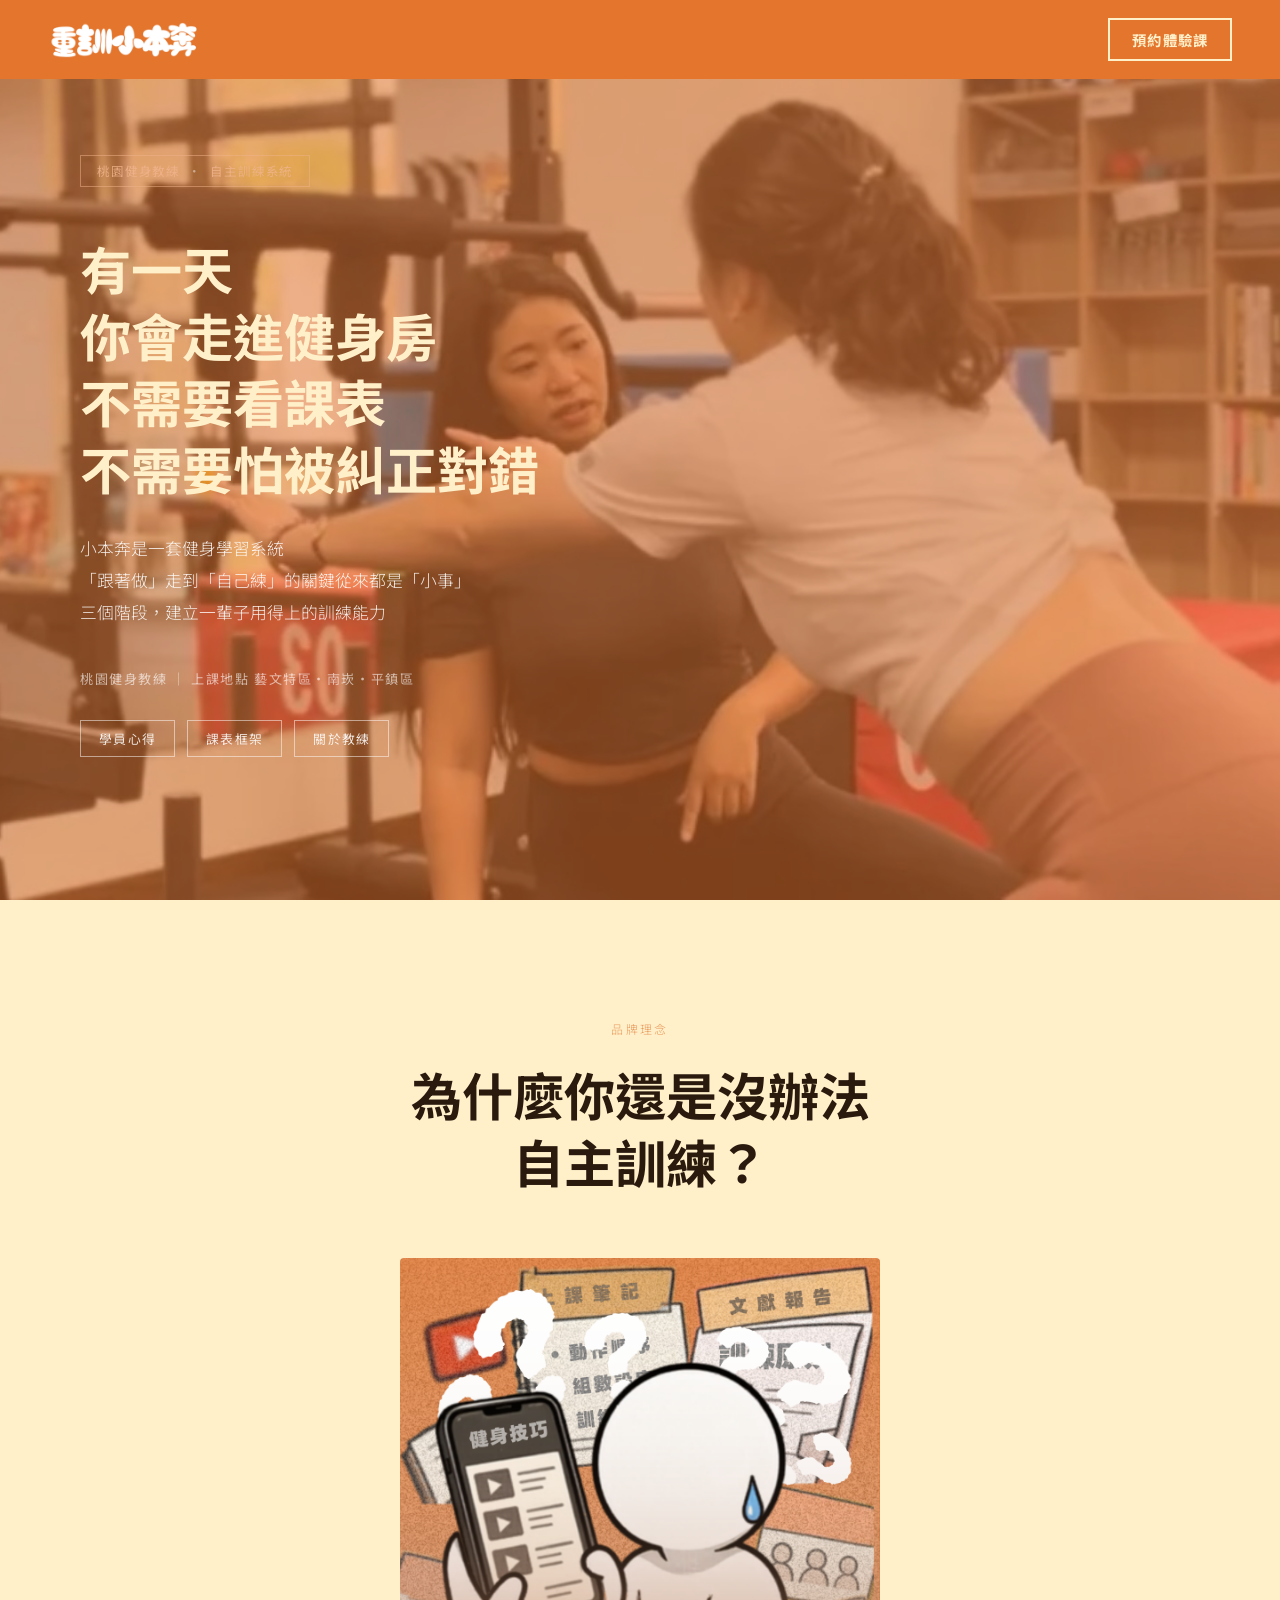
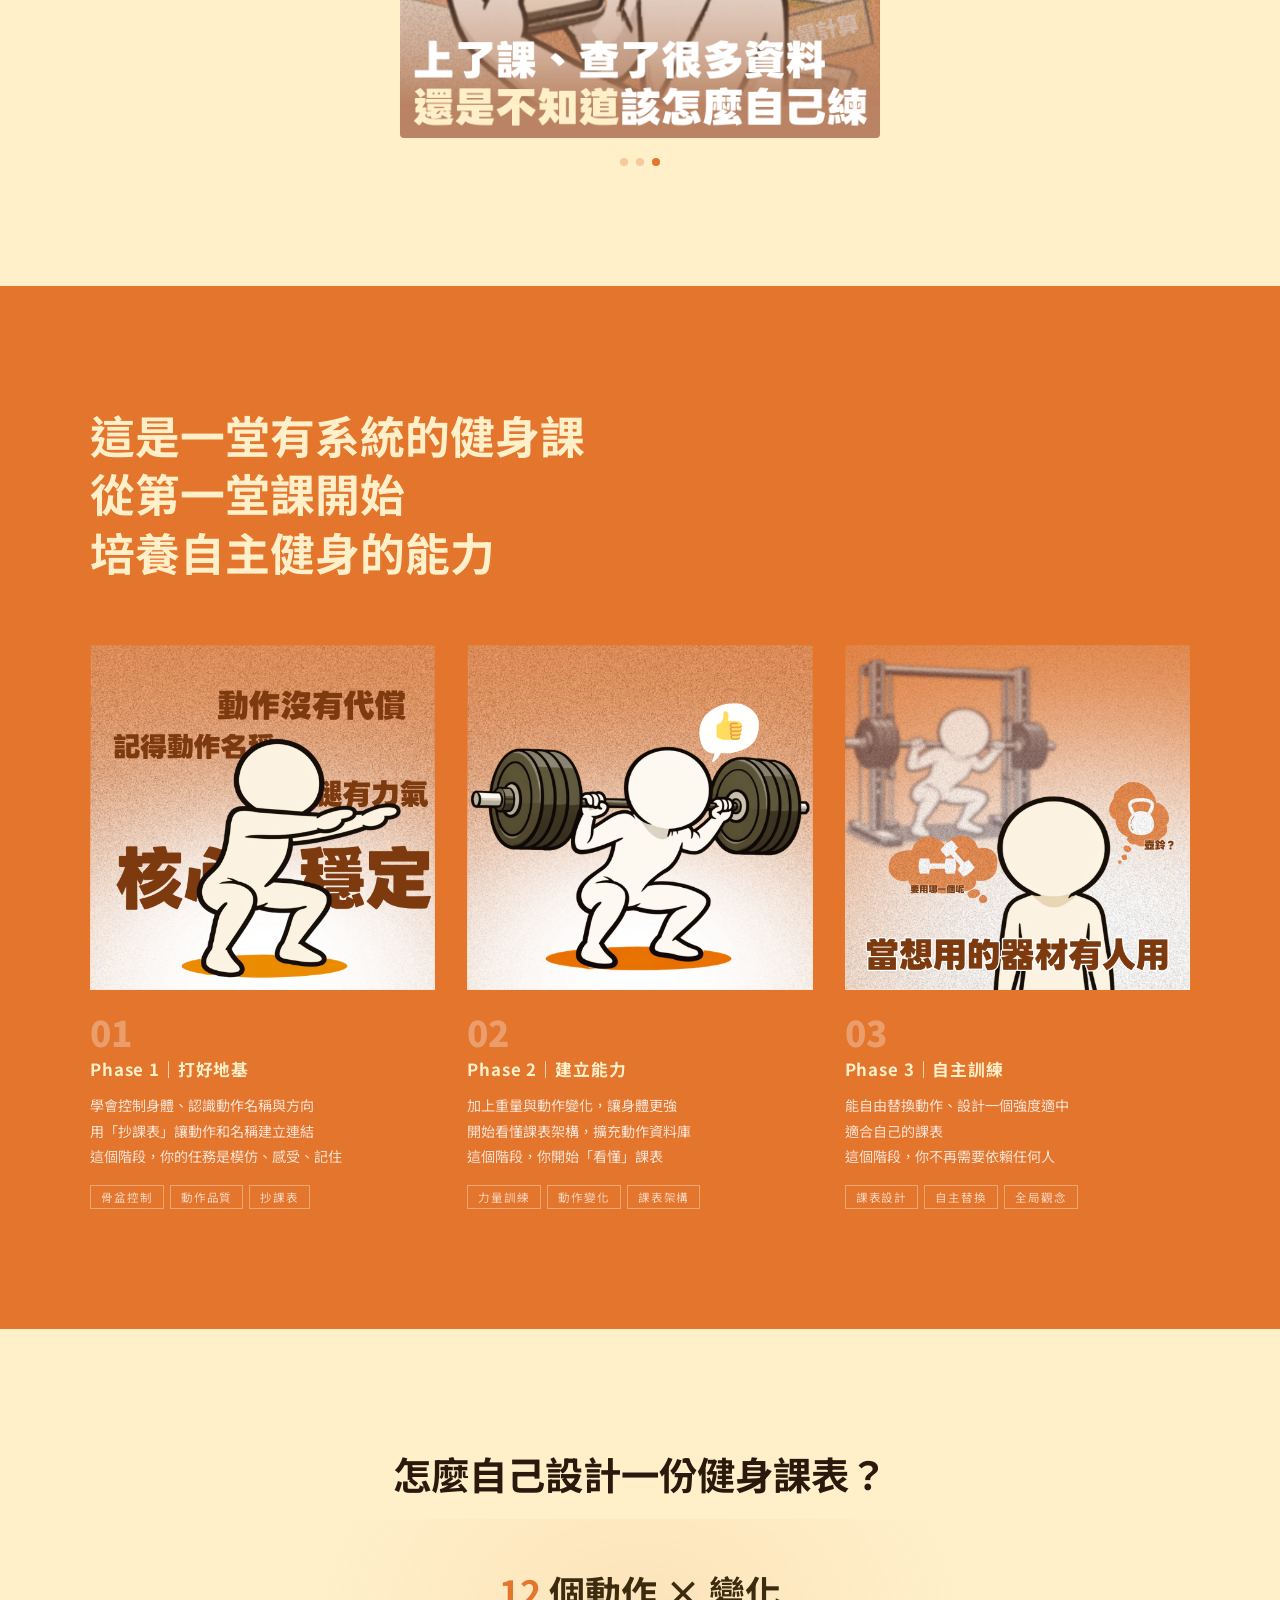
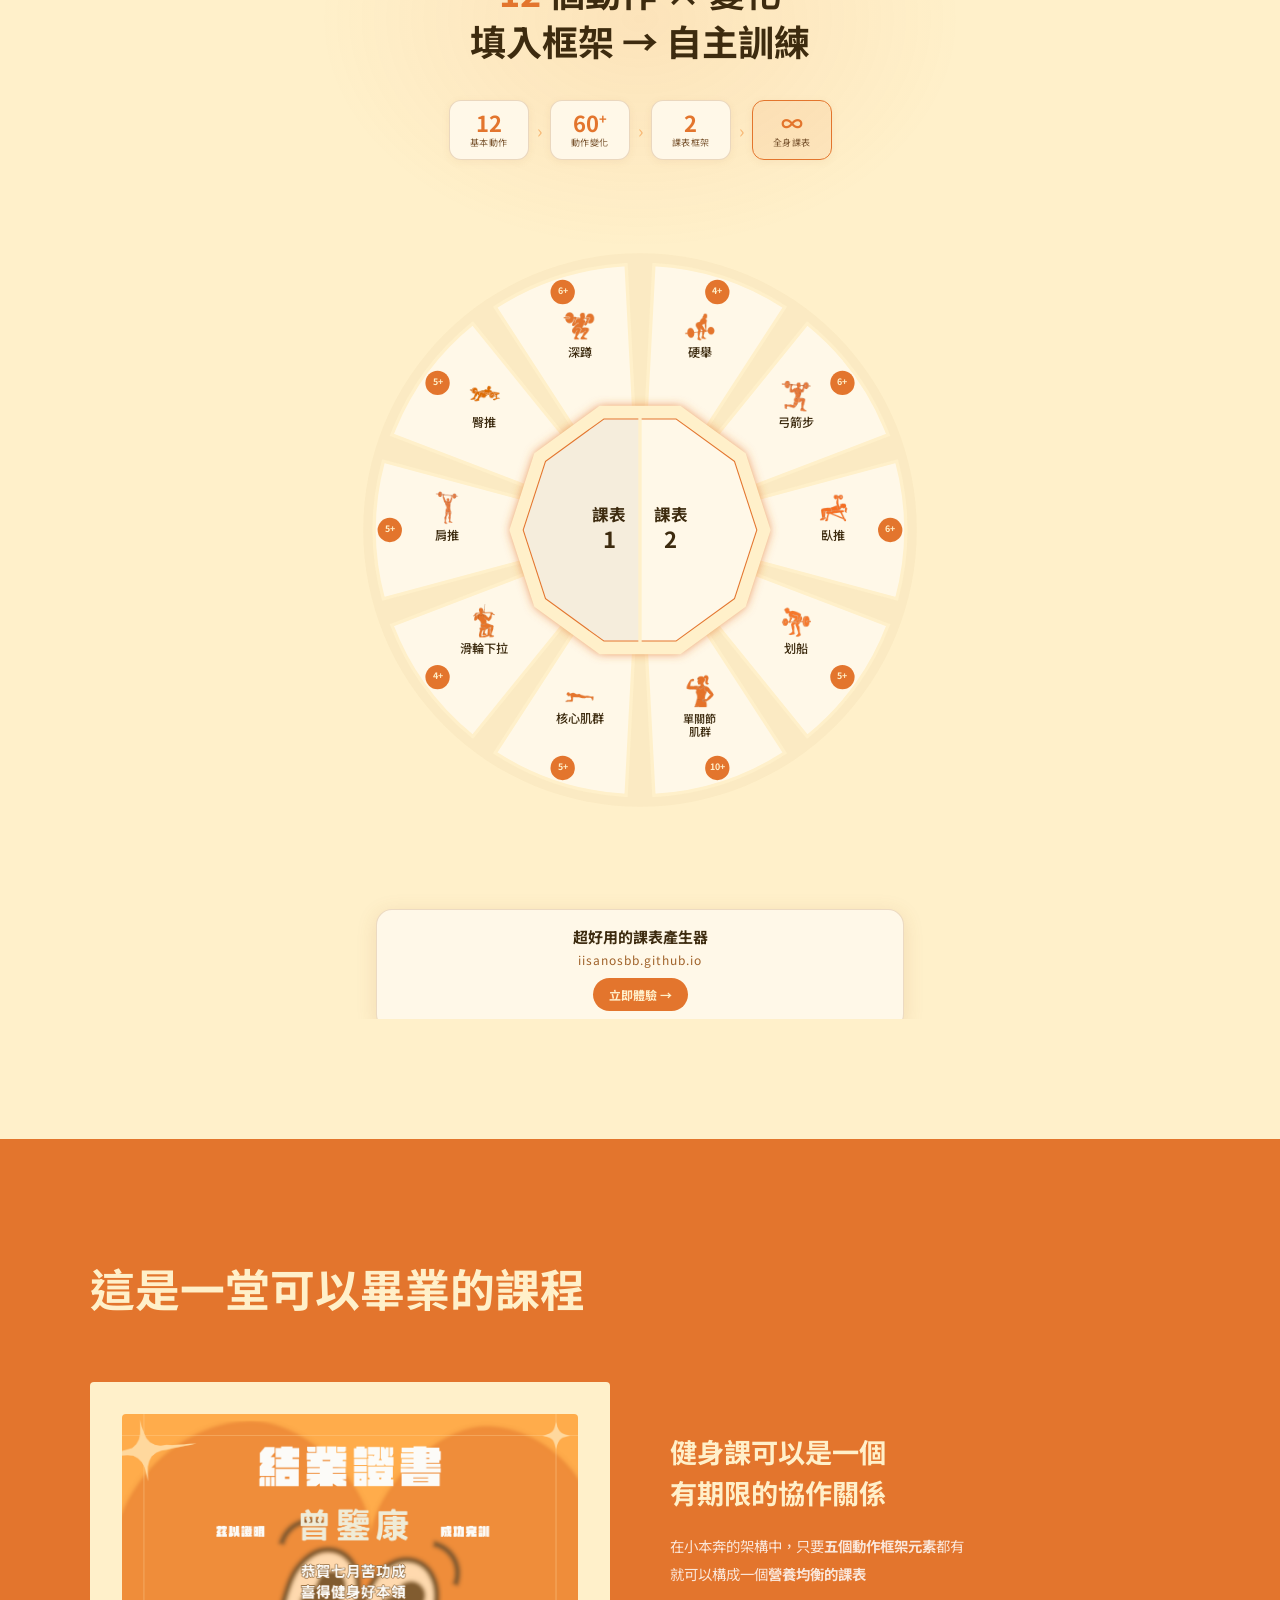
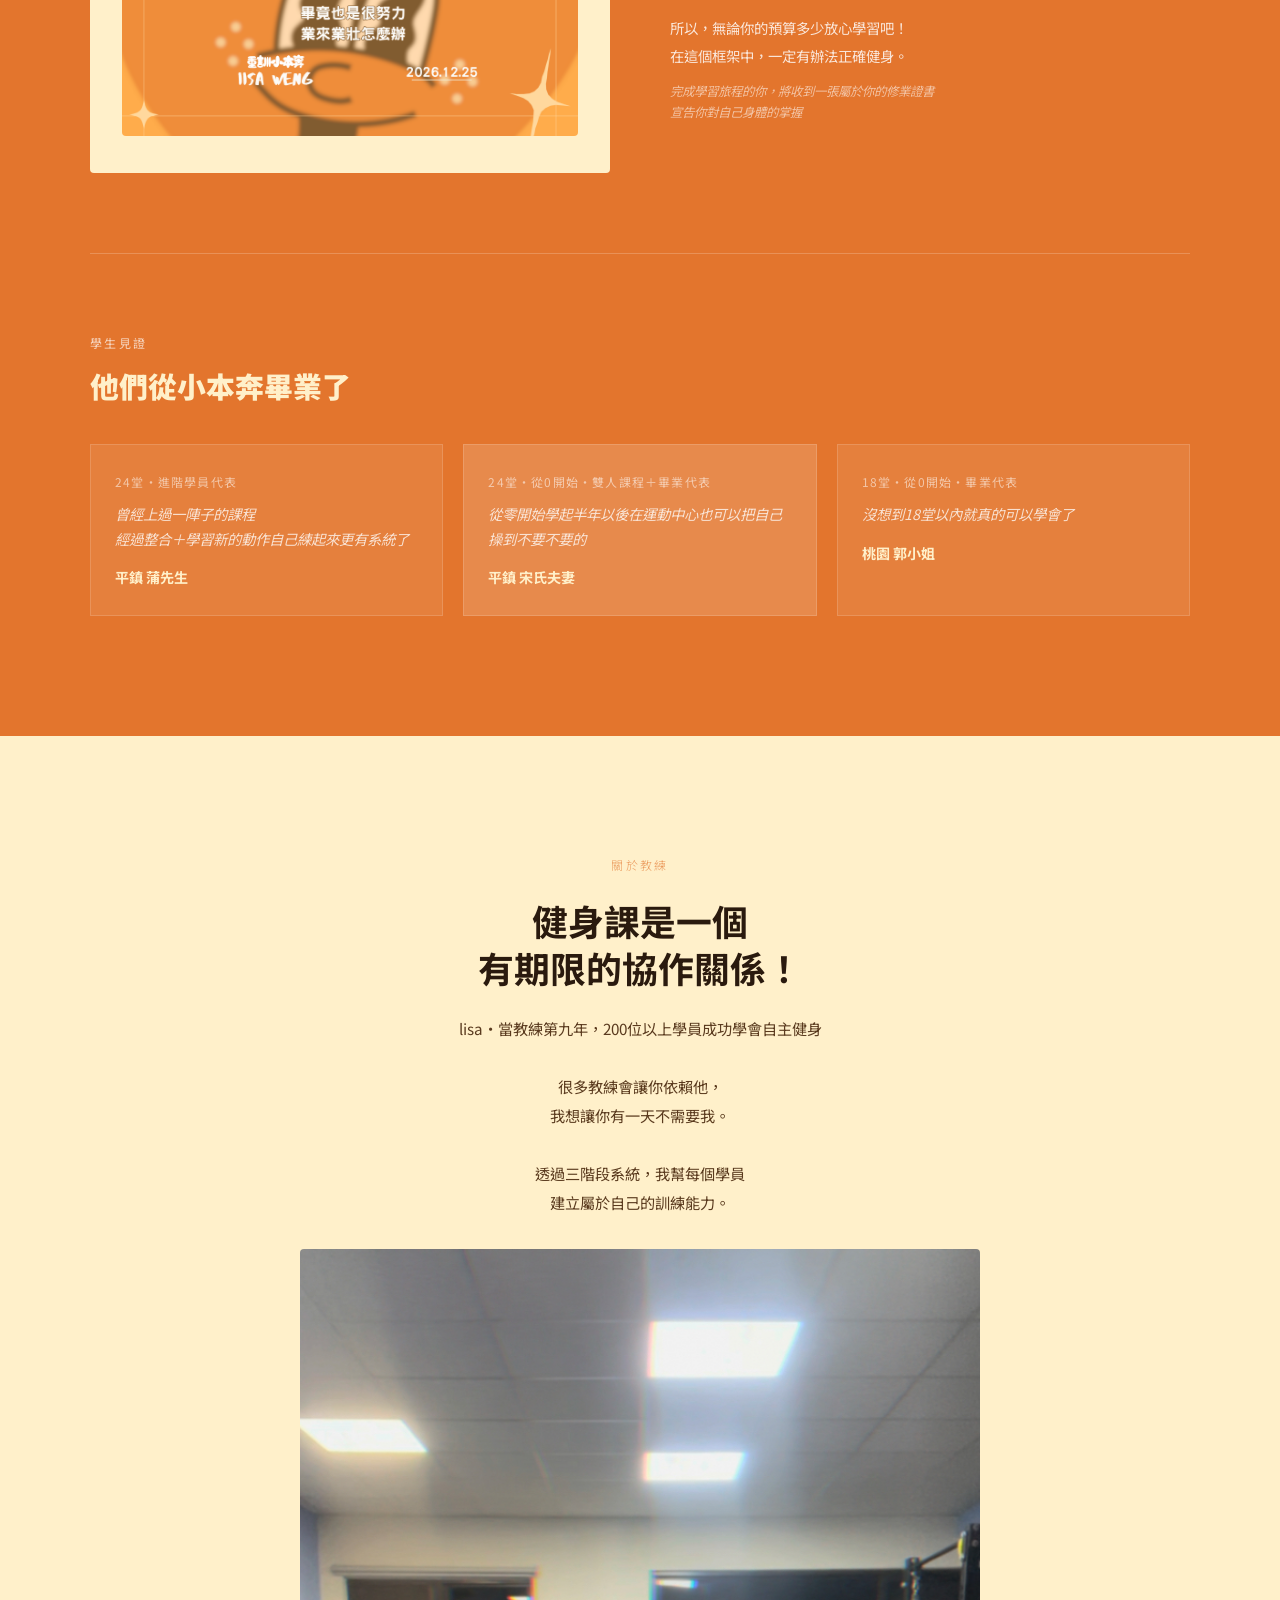
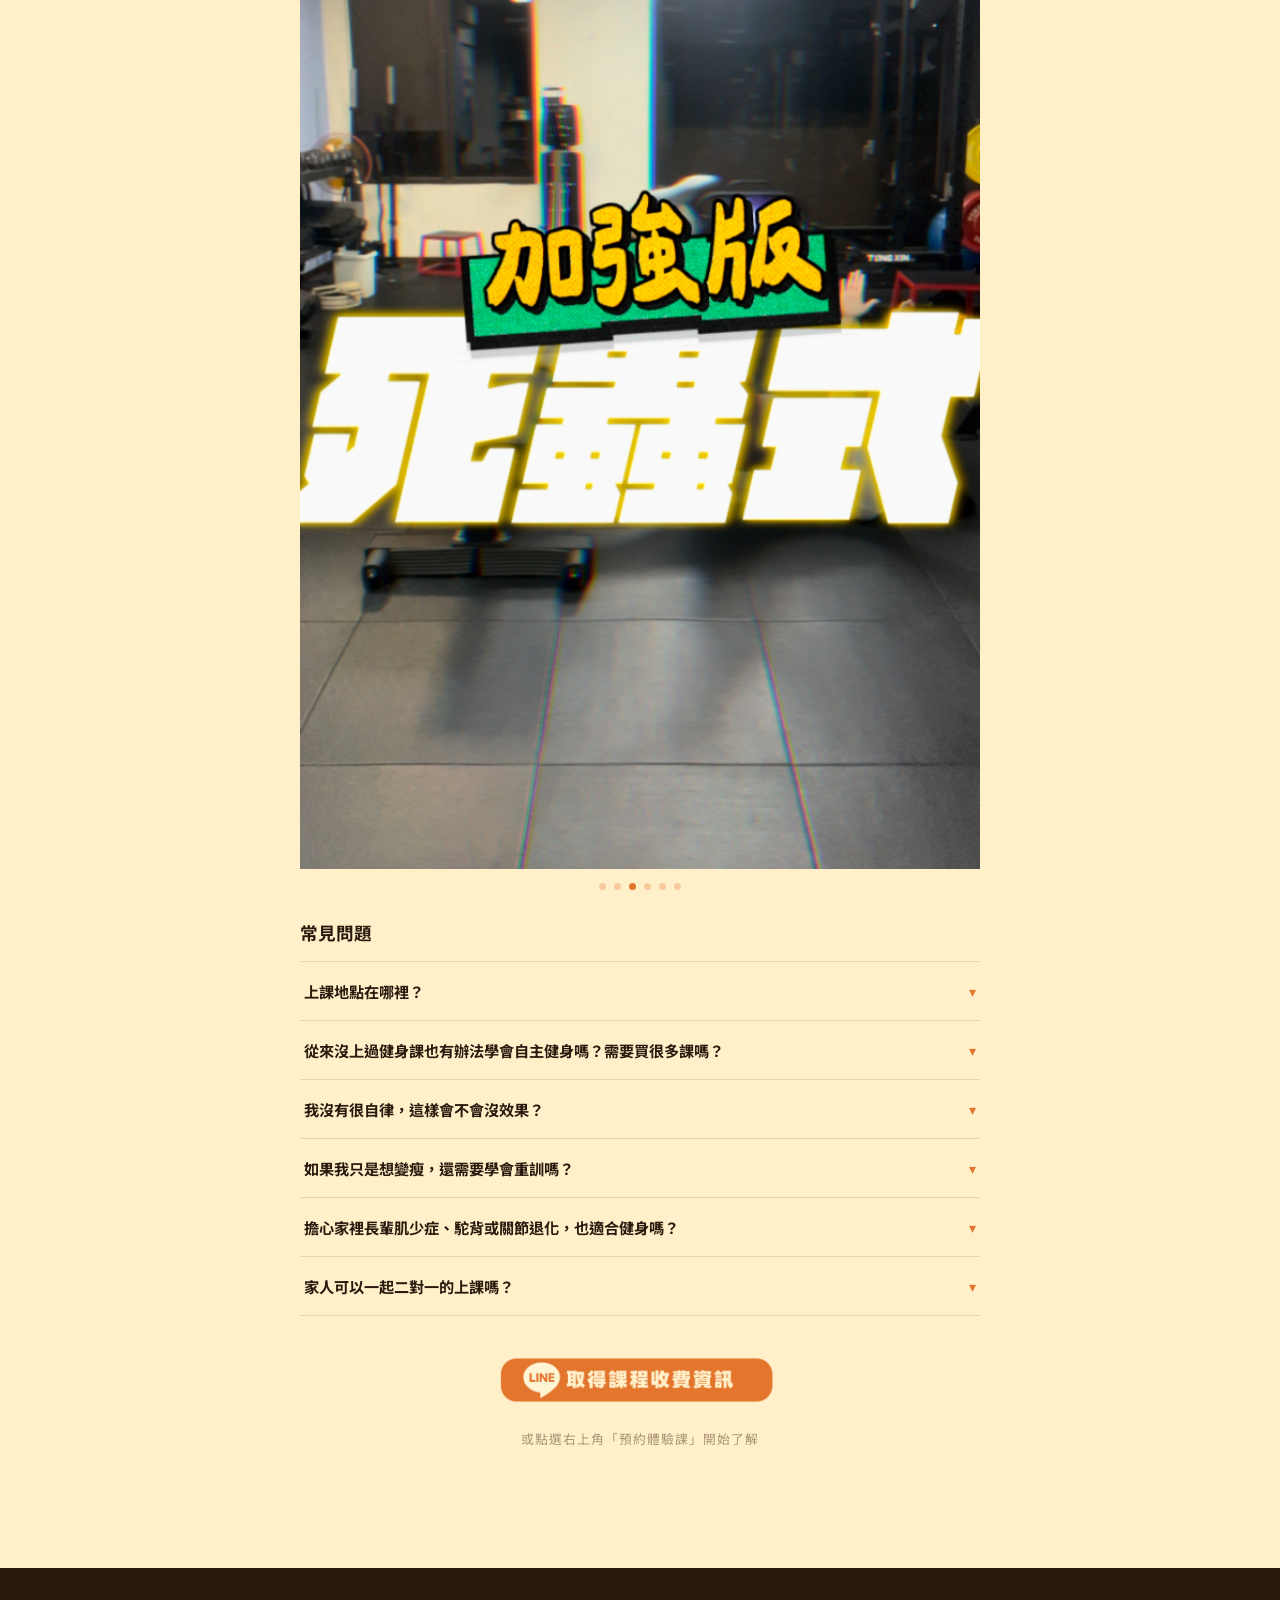
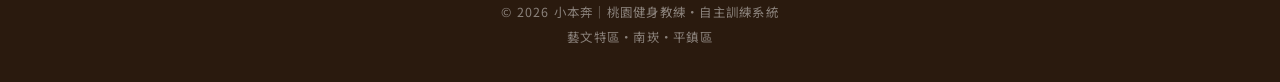
<file: index.html>
<!DOCTYPE html>
<html lang="zh-Hant">
<head>
<meta charset="UTF-8">
<meta name="viewport" content="width=device-width, initial-scale=1.0">
<title>重訓小本奔｜桃園健身教練・自主訓練系統</title>
<link rel="icon" type="image/png" href="橘底logo.png">
<meta property="og:title" content="小本奔｜桃園健身教練・自主訓練系統">
<meta property="og:description" content="三個階段，帶你從「跟著做」走到「自己練」。桃園健身教練，藝文特區・南崁・平鎮區。">
<meta property="og:image" content="https://iisanosbb.github.io/橘底logo.png">
<meta property="og:url" content="https://iisanosbb.github.io">
<meta property="og:type" content="website">
<meta name="description" content="小本奔是一套健身學習系統，三個階段帶你從「跟著做」走到「自己練」。桃園健身教練，上課地點：藝文特區・南崁・平鎮區。">
<link rel="preconnect" href="https://fonts.googleapis.com">
<link rel="preconnect" href="https://fonts.gstatic.com" crossorigin>
<link href="https://fonts.googleapis.com/css2?family=Noto+Sans+TC:wght@300;400;500;700;900&display=swap" rel="stylesheet">
<link rel="stylesheet" href="style.css">
</head>
<body>

<!-- NAV -->
<nav>
  <a class="nav-logo" href="#"><img src="navlogo.png" alt="✴️小本奔"></a>
  <a class="nav-cta" href="#coach">預約體驗課</a>
</nav>

<!-- ① HERO -->
<section id="hero">
  <div class="hero-tag">桃園健身教練 <span>·</span> 自主訓練系統</div>
  <h1 class="hero-h1 fade-in">
    有一天<br>
    你會走進健身房<br>
    不需要看課表<br>
    不需要怕被糾正對錯
  </h1>
  <p class="hero-body fade-in d1">
    小本奔是一套健身學習系統<br>
    「跟著做」走到「自己練」的關鍵從來都是「小事」<br>
    三個階段，建立一輩子用得上的訓練能力
  </p>
  <p class="hero-location fade-in d2">桃園健身教練 ｜ 上課地點 藝文特區・南崁・平鎮區</p>
  <div class="hero-links fade-in d3">
    <a href="#graduates" class="hero-link">學員心得</a>
    <a href="#framework" class="hero-link">課表框架</a>
    <a href="#coach" class="hero-link">關於教練</a>
  </div>
</section>

<!-- ② 品牌理念 -->
<section id="belief">
  <div class="belief-inner">
    <div class="belief-header fade-in">
      <p class="section-label">品牌理念</p>
      <h2 class="belief-h2">為什麼你還是沒辦法<br>自主訓練？</h2>
    </div>
    <div class="belief-carousel fade-in d1">
      <div class="belief-track">
        <div class="belief-slide"><img src="品牌理念1.png" alt="品牌理念 1"></div>
        <div class="belief-slide"><img src="品牌理念2.png" alt="品牌理念 2"></div>
        <div class="belief-slide"><img src="品牌理念3.png" alt="品牌理念 3"></div>
      </div>
      <div class="belief-dots">
        <span class="belief-dot active"></span>
        <span class="belief-dot"></span>
        <span class="belief-dot"></span>
      </div>
    </div>
  </div>
</section>

<!-- ③ 三階段學習系統 -->
<section id="phases">
  <div class="phases-inner">
    <div class="phases-header fade-in">
      <h2 class="phases-h2">這是一堂有系統的健身課<br>從第一堂課開始<br>培養自主健身的能力</h2>
    </div>

    <!-- 桌機版：三欄並排 -->
    <div class="phases-grid desktop-only">
      <div class="phase-card fade-in d1">
        <div class="phase-img"><img src="3step1.png" alt="Phase 1"></div>
        <div class="phase-num">01</div>
        <div class="phase-title">Phase 1｜打好地基</div>
        <p class="phase-desc">學會控制身體、認識動作名稱與方向<br>用「抄課表」讓動作和名稱建立連結<br>這個階段，你的任務是模仿、感受、記住</p>
        <div class="phase-tags">
          <span class="phase-tag">骨盆控制</span><span class="phase-tag">動作品質</span><span class="phase-tag">抄課表</span>
        </div>
      </div>
      <div class="phase-card fade-in d2">
        <div class="phase-img"><img src="3step2.png" alt="Phase 2"></div>
        <div class="phase-num">02</div>
        <div class="phase-title">Phase 2｜建立能力</div>
        <p class="phase-desc">加上重量與動作變化，讓身體更強<br>開始看懂課表架構，擴充動作資料庫<br>這個階段，你開始「看懂」課表</p>
        <div class="phase-tags">
          <span class="phase-tag">力量訓練</span><span class="phase-tag">動作變化</span><span class="phase-tag">課表架構</span>
        </div>
      </div>
      <div class="phase-card fade-in d3">
        <div class="phase-img"><img src="3step3.png" alt="Phase 3"></div>
        <div class="phase-num">03</div>
        <div class="phase-title">Phase 3｜自主訓練</div>
        <p class="phase-desc">能自由替換動作、設計一個強度適中<br>適合自己的課表<br>這個階段，你不再需要依賴任何人</p>
        <div class="phase-tags">
          <span class="phase-tag">課表設計</span><span class="phase-tag">自主替換</span><span class="phase-tag">全局觀念</span>
        </div>
      </div>
    </div>

    <!-- 手機版：左右滑動輪播 -->
    <div class="phases-carousel mobile-only">
      <div class="phases-track">
        <div class="phase-card">
          <div class="phase-img"><img src="3step1.png" alt="Phase 1"></div>
          <div class="phase-num">01</div>
          <div class="phase-title">Phase 1｜打好地基</div>
          <p class="phase-desc">學會控制身體、認識動作名稱與方向<br>用「抄課表」讓動作和名稱建立連結<br>這個階段，你的任務是模仿、感受、記住</p>
          <div class="phase-tags">
            <span class="phase-tag">骨盆控制</span><span class="phase-tag">動作品質</span><span class="phase-tag">抄課表</span>
          </div>
        </div>
        <div class="phase-card">
          <div class="phase-img"><img src="3step2.png" alt="Phase 2"></div>
          <div class="phase-num">02</div>
          <div class="phase-title">Phase 2｜建立能力</div>
          <p class="phase-desc">加上重量與動作變化，讓身體更強<br>開始看懂課表架構，擴充動作資料庫<br>這個階段，你開始「看懂」課表</p>
          <div class="phase-tags">
            <span class="phase-tag">力量訓練</span><span class="phase-tag">動作變化</span><span class="phase-tag">課表架構</span>
          </div>
        </div>
        <div class="phase-card">
          <div class="phase-img"><img src="3step3.png" alt="Phase 3"></div>
          <div class="phase-num">03</div>
          <div class="phase-title">Phase 3｜自主訓練</div>
          <p class="phase-desc">能自由替換動作、設計一個強度適中<br>適合自己的課表<br>這個階段，你不再需要依賴任何人</p>
          <div class="phase-tags">
            <span class="phase-tag">課表設計</span><span class="phase-tag">自主替換</span><span class="phase-tag">全局觀念</span>
          </div>
        </div>
      </div>
      <div class="phases-dots">
        <span class="phases-dot active"></span>
        <span class="phases-dot"></span>
        <span class="phases-dot"></span>
      </div>
    </div>

  </div>
</section>

<!-- ④ 課表框架 -->
<section id="framework">
  <div class="framework-inner">
    <h2 class="framework-h2 fade-in d1">怎麼自己設計一份健身課表？</h2>
    <iframe src="workout-radial.html" frameborder="0" scrolling="no"></iframe>
  </div>
</section>

<!-- ⑤ 修業證書 + 學生見證 -->
<section id="graduates">
  <div class="graduates-inner">
    <h2 class="graduates-h2 fade-in d1">這是一堂可以畢業的課程</h2>

    <div class="cert-block fade-in d2">
      <div class="cert-visual">
        <img src="certifucate.png" alt="小本奔結業證書" style="width:100%; border-radius:4px;">
      </div>
      <div>
        <h3 class="cert-headline">健身課可以是一個<br>有期限的協作關係</h3>
        <p class="cert-body">在小本奔的架構中，只要<strong>五個動作框架元素</strong>都有<br>就可以構成一個<strong>營養均衡的課表</strong><br><br>所以，無論你的預算多少放心學習吧！<br>在這個框架中，一定有辦法正確健身。</p>
        <p class="cert-note">完成學習旅程的你，將收到一張屬於你的修業證書<br>宣告你對自己身體的掌握</p>
      </div>
    </div>

    <p class="students-label">學生見證</p>
    <h3 class="students-h3 fade-in">他們從小本奔畢業了</h3>
    <div class="students-grid">
      <div class="student-card fade-in d1">
        <div class="student-meta">24堂・進階學員代表</div>
        <p class="student-quote">曾經上過一陣子的課程</p>
        <p class="student-quote">經過整合＋學習新的動作自己練起來更有系統了</p>
        <div class="student-name">平鎮 蒲先生</div>
      </div>
      <div class="student-card featured fade-in d2">
        <div class="student-meta">24堂・從0開始・雙人課程＋畢業代表</div>
        <p class="student-quote">從零開始學起半年以後在運動中心也可以把自己操到不要不要的</p>
        <div class="student-name">平鎮 宋氏夫妻</div>
      </div>
      <div class="student-card fade-in d3">
        <div class="student-meta">18堂・從0開始・畢業代表</div>
        <p class="student-quote">沒想到18堂以內就真的可以學會了</p>
        <div class="student-name">桃園 郭小姐</div>
      </div>
    </div>
  </div>
</section>

<!-- ⑥ 關於教練 + CTA -->
<section id="coach">
  <div class="coach-inner">
    <div class="coach-content fade-in">
      <p class="section-label">關於教練</p>
      <h2 class="coach-h2">健身課是一個<br>有期限的協作關係！</h2>
      <p class="coach-body">
        lisa・當教練第九年，200位以上學員成功學會自主健身<br><br>
        很多教練會讓你依賴他，<br>
        我想讓你有一天不需要我。<br><br>
        透過三階段系統，我幫每個學員<br>
        建立屬於自己的訓練能力。
      </p>

      <!-- IG 輪播 -->
      <a href="https://www.instagram.com/iisanosbb" target="_blank" class="ig-carousel-link">
        <div class="ig-carousel fade-in d1">
          <div class="ig-track">
            <div class="ig-slide"><img src="ig1.jpg" alt="IG 1"></div>
            <div class="ig-slide"><img src="ig2.jpg" alt="IG 2"></div>
            <div class="ig-slide"><img src="ig3.jpg" alt="IG 3"></div>
            <div class="ig-slide"><img src="ig4.jpg" alt="IG 4"></div>
            <div class="ig-slide"><img src="ig5.jpg" alt="IG 5"></div>
            <div class="ig-slide"><img src="ig6.png" alt="IG 6"></div>
          </div>
          <div class="ig-dots">
            <span class="ig-dot active"></span>
            <span class="ig-dot"></span>
            <span class="ig-dot"></span>
            <span class="ig-dot"></span>
            <span class="ig-dot"></span>
            <span class="ig-dot"></span>
          </div>
        </div>
      </a>

      <!-- FAQ -->
      <div class="faq-wrap fade-in d2">
        <h3 class="faq-title">常見問題</h3>
        <div class="faq-list">

          <div class="faq-item">
            <button class="faq-q"><strong>上課地點在哪裡？</strong><span class="faq-arrow">▾</span></button>
            <div class="faq-a">
              lisa 是桃園的自由健身教練，目前主要在桃園、南崁、平鎮提供一對一健身課程。<br><br>
              南崁 <a href="https://reurl.cc/6KlX0Z" target="_blank"> 點開看地址 </a><br>
              藝文特區．Dailyfit <a href="https://reurl.cc/RY1RXg" target="_blank">點開看地址</a>
            </div>
          </div>

          <div class="faq-item">
            <button class="faq-q"><strong>從來沒上過健身課也有辦法學會自主健身嗎？需要買很多課嗎？</strong><span class="faq-arrow">▾</span></button>
            <div class="faq-a">
              可以的，新手其實是最適合開始學習的階段。<br>
              課程會從動作控制開始，每個階段都有明確的學習重點，讓你知道自己現在在哪個進度。<br><br>
              課程也有體驗與分階段安排，不需要一次買很多課，可以依照學習狀況調整。<br><br>
              📌  <a href="https://lin.ee/tdQjva0" target="_blank"> LINE@</a>裡面有完整報價！歡迎加入。
            </div>
          </div>

          <div class="faq-item">
            <button class="faq-q"><strong>我沒有很自律，這樣會不會沒效果？</strong><span class="faq-arrow">▾</span></button>
            <div class="faq-a">
              大多數人其實都不是靠自律，而是靠「設計好的節奏」。<br>
              在桃園上課的學生，大多是一週安排一次課程，只要讓訓練進入生活節奏，2–3 個月通常會有明顯變化。<br><br>
              📌比起逼自己，更重要的是找到能持續的方法。
            </div>
          </div>

          <div class="faq-item">
            <button class="faq-q"><strong>如果我只是想變瘦，還需要學會重訓嗎？</strong><span class="faq-arrow">▾</span></button>
            <div class="faq-a">
              如果目標是 5 公斤以上或希望身形變好，因為需要持續的時間比較長<br>而且減重速度一定會起起伏伏<br>學會會是比較穩定的方式。<br><br>
              📌 學會方法，就算復胖也不怕。
            </div>
          </div>

          <div class="faq-item">
            <button class="faq-q"><strong>擔心家裡長輩肌少症、駝背或關節退化，也適合健身嗎？</strong><span class="faq-arrow">▾</span></button>
            <div class="faq-a">
              是適合的，而且越早開始越好。<br>
              銀髮族訓練會以簡化動作與輔助器材為主，在安全的情況下提升肌力與活動能力。<br><br>
              目前學員年紀最長到 85 歲。<br><br>
              📌對長輩來說，訓練的目的不是強，而是安全的運動和延緩退化速度。
            </div>
          </div>

          <div class="faq-item">
            <button class="faq-q"><strong>家人可以一起二對一的上課嗎？</strong><span class="faq-arrow">▾</span></button>
            <div class="faq-a">
              可以的，二對一課程很適合家人、朋友一起上課，特別是長輩。<br>
              有愉快的上課氣氛，開始運動的阻力會降低很多<br>
              雖然初期進度可能稍慢，但長期效果與一對一差異不大，而且更容易持續。
            </div>
          </div>

        </div>
      </div>

      <a class="cta-btn" href="https://lin.ee/rqSsnX2" target="_blank">
        <img src="line按鈕.png" alt="取得課程收費資訊" style="height:48px; width:auto;">
      </a>
      <p class="cta-line">或點選右上角「預約體驗課」開始了解</p>
    </div>
  </div>
</section>

<footer>
  © 2026 小本奔｜桃園健身教練・自主訓練系統<br>
  藝文特區・南崁・平鎮區
</footer>

<script>
  // 課表框架 iframe 動態高度
  window.addEventListener('message', function(e) {
    if (e.data && e.data.iframeHeight) {
      var iframe = document.querySelector('#framework iframe');
      if (iframe) iframe.style.height = (e.data.iframeHeight + 60) + 'px';
    }
  });

  // Fade in
  const observer = new IntersectionObserver(
    entries => entries.forEach(e => { if (e.isIntersecting) e.target.classList.add('visible'); }),
    { threshold: 0.12 }
  );
  document.querySelectorAll('.fade-in').forEach(el => observer.observe(el));

  // IG 輪播
  const igTrack = document.querySelector('.ig-track');
  const igDots = document.querySelectorAll('.ig-dot');
  let igCurrent = 0;
  function igGoTo(i) {
    igCurrent = i;
    igTrack.style.transform = `translateX(-${i * 100}%)`;
    igDots.forEach((d, idx) => d.classList.toggle('active', idx === i));
  }
  igDots.forEach((d, i) => d.addEventListener('click', e => { e.preventDefault(); igGoTo(i); }));
  setInterval(() => igGoTo((igCurrent + 1) % igDots.length), 3000);
  let igStartX = 0;
  igTrack.addEventListener('touchstart', e => igStartX = e.touches[0].clientX);
  igTrack.addEventListener('touchend', e => {
    const diff = igStartX - e.changedTouches[0].clientX;
    if (Math.abs(diff) > 40) igGoTo(diff > 0 ? Math.min(igCurrent+1, igDots.length-1) : Math.max(igCurrent-1, 0));
  });

  // 品牌理念輪播
  const track = document.querySelector('.belief-track');
  const dots = document.querySelectorAll('.belief-dot');
  let current = 0;
  function goTo(i) {
    current = i;
    track.style.transform = `translateX(-${i * 100}%)`;
    dots.forEach((d, idx) => d.classList.toggle('active', idx === i));
  }
  dots.forEach((d, i) => d.addEventListener('click', () => goTo(i)));
  setInterval(() => goTo((current + 1) % dots.length), 3000);
  let startX = 0;
  track.addEventListener('touchstart', e => startX = e.touches[0].clientX);
  track.addEventListener('touchend', e => {
    const diff = startX - e.changedTouches[0].clientX;
    if (Math.abs(diff) > 40) goTo(diff > 0 ? Math.min(current+1, dots.length-1) : Math.max(current-1, 0));
  });

  // 三階段手機輪播
  const pTrack = document.querySelector('.phases-track');
  const pDots = document.querySelectorAll('.phases-dot');
  let pCurrent = 0;
  function pGoTo(i) {
    pCurrent = i;
    pTrack.style.transform = `translateX(-${i * 100}%)`;
    pDots.forEach((d, idx) => d.classList.toggle('active', idx === i));
  }
  if (pTrack) {
    pDots.forEach((d, i) => d.addEventListener('click', () => pGoTo(i)));
    let pStartX = 0;
    pTrack.addEventListener('touchstart', e => pStartX = e.touches[0].clientX);
    pTrack.addEventListener('touchend', e => {
      const diff = pStartX - e.changedTouches[0].clientX;
      if (Math.abs(diff) > 40) pGoTo(diff > 0 ? Math.min(pCurrent+1, pDots.length-1) : Math.max(pCurrent-1, 0));
    });
  }

  // FAQ 折疊
  document.querySelectorAll('.faq-q').forEach(btn => {
    btn.addEventListener('click', () => {
      const item = btn.parentElement;
      const isOpen = item.classList.contains('open');
      document.querySelectorAll('.faq-item').forEach(el => el.classList.remove('open'));
      if (!isOpen) item.classList.add('open');
    });
  });
</script>
</body>
</html>
</file>
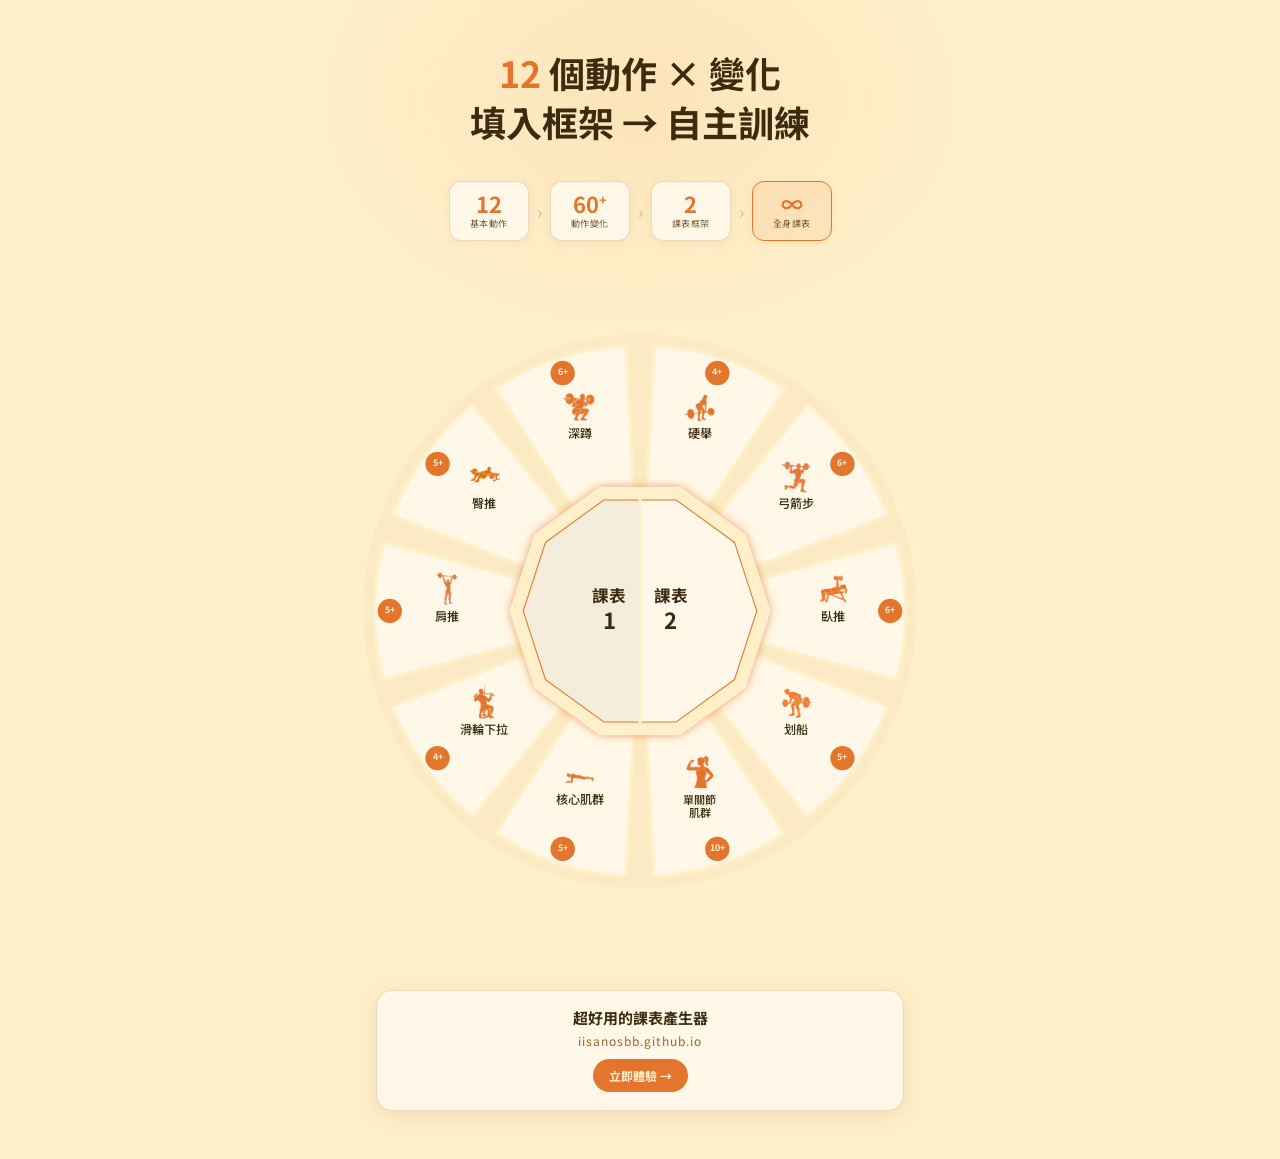
<file: workout-radial.html>
<!DOCTYPE html>
<html lang="zh-TW">
<head>
<meta charset="UTF-8">
<meta name="viewport" content="width=device-width, initial-scale=1.0">
<title>小本奔｜課表框架系統</title>
<link href="https://fonts.googleapis.com/css2?family=Noto+Sans+TC:wght@300;400;500;700&display=swap" rel="stylesheet">
<style>
:root { --orange:#E3752D; --orange2:#F5A050; --cream:#FFF0CA; --cream2:#FFF8E8; --brown:#3D2B0F; --brown2:#7A5530; --border:rgba(161,98,42,0.22); }
* { box-sizing:border-box; margin:0; padding:0; }
html,body { background:#FFF0CA !important; color:#3D2B0F !important; font-family:'Noto Sans TC',sans-serif; min-height:100vh; overflow-x:hidden; }
body::before { content:''; position:fixed; top:-150px; left:50%; transform:translateX(-50%); width:700px; height:500px; background:radial-gradient(ellipse,rgba(227,117,45,0.10) 0%,transparent 65%); pointer-events:none; z-index:0; }
.header { text-align:center; padding:48px 24px 28px; position:relative; z-index:1; }
.header h1 { font-size:clamp(20px,4vw,36px); font-weight:700; line-height:1.35; margin-bottom:8px; color:#3D2B0F; }
.header h1 em { color:#E3752D; font-style:normal; }
.flow-strip { display:flex; align-items:center; justify-content:center; gap:8px; flex-wrap:wrap; padding:0 24px 40px; position:relative; z-index:1; }
.flow-node { display:flex; flex-direction:column; align-items:center; background:#fff8e8; border:1.5px solid var(--border); border-radius:12px; padding:10px 12px; width:80px; box-shadow:0 2px 8px rgba(161,98,42,0.07); }
.flow-node .n { font-size:22px; font-weight:700; color:#E3752D; line-height:1; }
.flow-node .n sup { font-size:13px; }
.flow-node .l { font-size:9px; color:#7A5530; margin-top:3px; letter-spacing:0.5px; }
.flow-arr { color:#F5A050; font-size:18px; opacity:.7; }
.flow-node.hl { border-color:#E3752D; background:rgba(227,117,45,0.08); }
.flow-node.hl .n { font-size:22px; padding-top:0; }
.radial-section { position:relative; z-index:1; display:flex; flex-direction:column; align-items:center; padding:0 16px 40px; }
.radial-label { text-align:center; margin-bottom:20px; }
.radial-label h2 { font-size:17px; font-weight:700; margin-bottom:4px; color:#3D2B0F; }
.radial-label p { font-size:12px; color:#7A5530; letter-spacing:1px; }
.radial-wrap { width:min(660px,96vw); aspect-ratio:1; margin-bottom:24px; }
#radialSvg { width:100%; height:100%; overflow:visible; }
.wedge-path { fill:#fff8e8; stroke:#FFF0CA; stroke-width:3; transition:fill .3s,stroke .3s; cursor:pointer; }
.wedge-group:hover .wedge-path { fill:#fde8c4; }
.wedge-group.table-lit .wedge-path { fill:rgba(227,117,45,0.13); stroke:#E3752D; stroke-width:3; }
.wedge-group.active .wedge-path { fill:rgba(227,117,45,0.22); stroke:#E3752D; stroke-width:3; }
.wedge-group { cursor:pointer; }
.detail-panel { width:min(560px,96vw); background:#fff8e8; border:1.5px solid var(--border); border-top:3px solid #E3752D; border-radius:14px; overflow:hidden; display:none; animation:slideUp .25s ease; box-shadow:0 4px 20px rgba(161,98,42,0.10); }
.detail-panel.visible { display:block; }
@keyframes slideUp { from{opacity:0;transform:translateY(10px);} to{opacity:1;transform:translateY(0);} }
.dp-header { display:flex; align-items:center; gap:10px; padding:12px 14px; border-bottom:1px solid var(--border); }
.dp-icon { width:34px; height:34px; border-radius:8px; background:#E3752D; display:flex; align-items:center; justify-content:center; flex-shrink:0; overflow:hidden; }
.dp-title { font-size:15px; font-weight:700; color:#3D2B0F; }
.dp-tag { font-size:11px; color:#F5A050; letter-spacing:1px; margin-top:2px; }
.dp-count { margin-left:auto; text-align:right; }
.dp-count strong { display:block; font-size:20px; font-weight:700; color:#E3752D; line-height:1; }
.dp-count span { font-size:11px; color:#7A5530; }
.dp-body { padding:10px 14px 14px; }
.dp-section-label { font-size:10px; letter-spacing:2.5px; color:#E3752D; text-transform:uppercase; margin-bottom:9px; }
.base-row { display:flex; flex-wrap:wrap; gap:6px; margin-bottom:14px; }
.base-chip { background:rgba(227,117,45,0.12); border:1.5px solid rgba(227,117,45,0.38); border-radius:6px; font-size:11px; font-weight:500; color:#3D2B0F; padding:3px 10px; }
.var-grid { display:flex; flex-wrap:wrap; gap:6px; }
.var-chip { background:#fff3d6; border:1px solid rgba(161,98,42,0.18); border-radius:20px; font-size:11px; color:#3D2B0F; padding:3px 10px; transition:all .2s; }
.var-chip:hover { background:rgba(227,117,45,0.12); border-color:#F5A050; }
.link-card-wrap { max-width:560px; margin:0 auto 48px; padding:0 16px; }
.link-card { display:block; border-radius:16px; overflow:hidden; box-shadow:0 4px 20px rgba(161,98,42,0.15); border:1.5px solid rgba(161,98,42,0.2); text-decoration:none; background:#fff8e8; transition:transform 0.2s,box-shadow 0.2s; }
.link-card:hover { transform:translateY(-3px); box-shadow:0 8px 28px rgba(161,98,42,0.22); }
.link-card img { width:100%; height:120px; object-fit:cover; object-position:center 45%; display:block; }
.link-card-body { padding:16px 20px 18px; display:flex; flex-direction:column; align-items:center; justify-content:center; gap:10px; text-align:center; }
.link-card-text { font-size:15px; font-weight:700; color:#3D2B0F; margin-bottom:4px; }
.link-card-url { font-size:12px; color:#A0622A; letter-spacing:1px; }
.link-card-btn { background:#E3752D; color:#FFF0CA; font-size:12px; font-weight:700; padding:8px 16px; border-radius:20px; white-space:nowrap; flex-shrink:0; }

.radial-row {
  display: flex;
  align-items: flex-start;
  justify-content: center;
  gap: 28px;
  width: 100%;
  max-width: 960px;
}
.radial-row .radial-wrap {
  flex-shrink: 0;
  width: min(620px, 58vw);
}
@media (min-width: 768px) {
  .radial-row:has(.detail-panel.visible) {
    justify-content: flex-start;
  }
}
.radial-row .detail-panel {
  flex: 1;
  min-width: 200px;
  max-width: 280px;
  margin-top: 120px;
  width: auto !important;
  font-size: 13px;
}

@media (max-width: 767px) {
  .radial-row {
    flex-direction: column;
    align-items: center;
    justify-content: center;
  }
  .radial-row .radial-wrap {
    width: min(520px, 96vw);
  }
  .radial-row .detail-panel {
    max-width: min(560px, 96vw);
    margin-top: 0;
  }
}

@media (max-width: 768px) {
  .radial-row {
    flex-direction: column !important;
    align-items: center !important;
    justify-content: center !important;
  }
  .radial-row .radial-wrap {
    width: min(520px, 96vw) !important;
  }
  .radial-row .detail-panel {
    max-width: min(560px, 96vw) !important;
    min-width: unset !important;
    width: min(560px, 96vw) !important;
    margin-top: 0 !important;
  }
  .radial-row:has(.detail-panel.visible) {
    justify-content: center !important;
  }
}

@media (max-width: 768px) {
  .flow-strip {
    display: grid;
    grid-template-columns: 1fr auto 1fr auto 1fr auto 1fr;
    align-items: center;
    justify-items: center;
    gap: 4px;
    padding: 0 12px 40px;
  }
  .flow-node {
    width: 100% !important;
    min-width: unset !important;
  }
  .radial-wrap {
    width: 96vw !important;
  }
}
</style>
</head>
<body>

<div class="header">
  <h1><em>12</em> 個動作 × 變化<br>填入框架 → 自主訓練</h1>
</div>

<div class="flow-strip">
  <div class="flow-node"><div class="n">12</div><div class="l">基本動作</div></div>
  <div class="flow-arr">›</div>
  <div class="flow-node"><div class="n">60<sup>+</sup></div><div class="l">動作變化</div></div>
  <div class="flow-arr">›</div>
  <div class="flow-node"><div class="n">2</div><div class="l">課表框架</div></div>
  <div class="flow-arr">›</div>
  <div class="flow-node hl"><div class="n">∞</div><div class="l">全身課表</div></div>
</div>

<div class="radial-section">
  <div class="radial-label">
  </div>
  <div class="radial-row">
    <div class="radial-wrap">
      <svg id="radialSvg" viewBox="0 0 560 560" xmlns="http://www.w3.org/2000/svg"></svg>
    </div>
    <div class="detail-panel" id="detailPanel">
      <div class="dp-header">
        <div class="dp-icon" id="dpIcon"></div>
        <div>
          <div class="dp-title" id="dpTitle"></div>
          <div class="dp-tag" id="dpTag"></div>
        </div>
        <div class="dp-count"><strong id="dpCount"></strong><span>種選擇</span></div>
      </div>
      <div class="dp-body">
        <div class="dp-section-label">基本動作</div>
        <div class="base-row" id="dpBases"></div>
        <div class="dp-section-label">所有變化選項</div>
        <div class="var-grid" id="dpVars"></div>
      </div>
    </div>
  </div>
</div>

<div class="link-card-wrap">
  <a class="link-card" href="https://iisanosbb.github.io/workout-list.html" target="_blank" rel="noopener">
    
    <div class="link-card-body">
      <div>
        <div class="link-card-text">超好用的課表產生器</div>
        <div class="link-card-url">iisanosbb.github.io</div>
      </div>
      <div class="link-card-btn">立即體驗 →</div>
    </div>
  </a>
</div>

<script>
const svgIcons = {
  '深蹲': '[data-uri]',
  '臀推': '[data-uri]',
  '肩推': '[data-uri]',
  '滑輪下拉': '[data-uri]',
  '核心肌群': '[data-uri]',
  '硬舉': '[data-uri]',
  '弓箭步': '[data-uri]',
  '臥推': '[data-uri]',
  '划船': '[data-uri]',
  '單關節肌群': '[data-uri]',
};
const thumbSrc = '[data-uri]';



var slots = [
  { table:1, name:'核心肌群',   tag:'核心',             bases:['卷腹','棒式','死蟲'],          vars:['死蟲','棒式','側棒式','卷腹','反向捲腹'] },
  { table:1, name:'滑輪下拉',   tag:'上肢垂直拉',       bases:['滑輪下拉','引體向上'],         vars:['滑輪下拉','CABLE下拉','徒手引體向上','機械引體向上'] },
  { table:1, name:'肩推',       tag:'上肢垂直推',       bases:['肩推'],                        vars:['槓鈴肩推','啞鈴肩推','機械肩推','風車式','跪姿風車式'] },
  { table:1, name:'臀推',       tag:'下肢腿後側',       bases:['臀推','早安'],                 vars:['槓鈴臀推','臀橋式','單腳臀橋式','箱上早安','站姿早安'] },
  { table:1, name:'深蹲',       tag:'下肢腿前側',       bases:['深蹲'],                        vars:['高腳杯深蹲','背槓深蹲','箱上深蹲','前抱深蹲','史密斯深蹲','大腿推舉'] },
  { table:2, name:'單關節肌群', tag:'上肢＋下肢單關節', bases:['上肢單關節','下肢單關節'],     vars:['直臂下拉','三頭下拉','啞鈴胸飛鳥','機械胸飛鳥','羅馬椅','大腿彎舉','腿伸展','側弓步','機械髖內收','機械髖外展'] },
  { table:2, name:'划船',       tag:'上肢水平拉',       bases:['划船'],                        vars:['機械划船','啞鈴單臂划船','槓鈴屈體划船','反向划船','CABLE划船'] },
  { table:2, name:'臥推',       tag:'上肢水平推',       bases:['臥推','伏地挺身'],             vars:['機械胸推','啞鈴臥推','槓鈴臥推','CABLE胸推','史密斯臥推','伏地挺身'] },
  { table:2, name:'弓箭步',     tag:'下肢腿前側',       bases:['弓箭步'],                      vars:['動態弓箭步','弓步走','靠牆弓箭步','啞鈴/槓鈴弓箭步','保加利亞分腿蹲','登階（離心/向心）'] },
  { table:2, name:'硬舉',       tag:'下肢腿後側',       bases:['硬舉'],                        vars:['傳統硬舉','相撲硬舉','羅馬尼亞硬舉','架上硬舉'] },
];

var CX=280, CY=280, R_IN=108, R_OUT=240, CENTER_DECA_R=100;
var NS='http://www.w3.org/2000/svg';
var svg=document.getElementById('radialSvg');

function el(tag,a){
  var e=document.createElementNS(NS,tag);
  if(a) Object.entries(a).forEach(function(kv){e.setAttribute(kv[0],kv[1]);});
  return e;
}
function tx(s,a){
  var e=document.createElementNS(NS,'text');
  if(a) Object.entries(a).forEach(function(kv){e.setAttribute(kv[0],kv[1]);});
  e.textContent=s; return e;
}
function decaPath(cx,cy,r,offDeg){
  if(offDeg===undefined) offDeg=18;
  var pts=[];
  for(var i=0;i<10;i++){var a=(i*36+offDeg)*Math.PI/180;pts.push((cx+r*Math.sin(a))+','+(cy-r*Math.cos(a)));}
  return 'M'+pts.join('L')+'Z';
}
function wedgePath(cx,cy,ri,ro,a1d,a2d){
  var a1=a1d*Math.PI/180, a2=a2d*Math.PI/180;
  var ix1=cx+ri*Math.cos(a1),iy1=cy+ri*Math.sin(a1);
  var ix2=cx+ri*Math.cos(a2),iy2=cy+ri*Math.sin(a2);
  var ox1=cx+ro*Math.cos(a1),oy1=cy+ro*Math.sin(a1);
  var ox2=cx+ro*Math.cos(a2),oy2=cy+ro*Math.sin(a2);
  return 'M'+ix1+','+iy1+' A'+ri+','+ri+' 0 0,1 '+ix2+','+iy2+' L'+ox2+','+oy2+' A'+ro+','+ro+' 0 0,0 '+ox1+','+oy1+' Z';
}

var defs=el('defs');
var filt=el('filter',{id:'glow',x:'-40%',y:'-40%',width:'180%',height:'180%'});
var fb=el('feGaussianBlur',{stdDeviation:'5',result:'b'});
var fm=el('feMerge');
fm.appendChild(el('feMergeNode',{in:'b'}));
fm.appendChild(el('feMergeNode',{in:'SourceGraphic'}));
filt.appendChild(fb);filt.appendChild(fm);defs.appendChild(filt);
var clipL=el('clipPath',{id:'clipL'});
clipL.appendChild(el('path',{d:decaPath(CX,CY,CENTER_DECA_R+5)}));
var clipR=el('clipPath',{id:'clipR'});
clipR.appendChild(el('path',{d:decaPath(CX,CY,CENTER_DECA_R+5)}));
defs.appendChild(clipL);defs.appendChild(clipR);
svg.appendChild(defs);
svg.appendChild(el('circle',{cx:CX,cy:CY,r:R_OUT+10,fill:'rgba(161,98,42,0.04)'}));

var GAP=3;
var leftMids=[108,144,180,216,252];
var rightMids=[72,36,0,324,288];
var wedgeGroups=[];

for(var i=0;i<slots.length;i++){
  (function(i){
    var s=slots[i];
    var mid=i<5?leftMids[i]:rightMids[i-5];
    var midRad=mid*Math.PI/180;
    var midDist=(R_IN+R_OUT)/2;
    var textX=CX+midDist*Math.cos(midRad);
    var textY=CY+midDist*Math.sin(midRad);

    var g=el('g',{'class':'wedge-group'});
    g.appendChild(el('path',{d:wedgePath(CX,CY,R_IN,R_OUT,mid-18+GAP,mid+18-GAP),'class':'wedge-path'}));

    if(svgIcons[s.name]){
      var fo=document.createElementNS(NS,'foreignObject');
      fo.setAttribute('x',textX-18); fo.setAttribute('y',textY-38);
      fo.setAttribute('width',36); fo.setAttribute('height',36);
      var div=document.createElement('div');
      div.style.cssText='width:100%;height:100%;display:flex;align-items:center;justify-content:center;';
      var img=document.createElement('img');
      img.src=svgIcons[s.name];
      img.style.cssText='width:30px;height:30px;object-fit:contain;';
      div.appendChild(img); fo.appendChild(div); g.appendChild(fo);
    }

    var nameEl=document.createElementNS(NS,'text');
    nameEl.setAttribute('x',textX); nameEl.setAttribute('y',textY+6);
    nameEl.setAttribute('font-family','Noto Sans TC'); nameEl.setAttribute('font-weight','500');
    nameEl.setAttribute('font-size',s.name.length>4?'10':'11');
    nameEl.setAttribute('fill','#3D2B0F'); nameEl.setAttribute('text-anchor','middle');
    nameEl.setAttribute('dominant-baseline','middle');
    if(s.name.length>4){
      var half=Math.ceil(s.name.length/2);
      var t1=document.createElementNS(NS,'tspan'); t1.setAttribute('x',textX); t1.setAttribute('dy','0'); t1.textContent=s.name.slice(0,half);
      var t2=document.createElementNS(NS,'tspan'); t2.setAttribute('x',textX); t2.setAttribute('dy','12'); t2.textContent=s.name.slice(half);
      nameEl.appendChild(t1); nameEl.appendChild(t2);
    } else { nameEl.textContent=s.name; }
    g.appendChild(nameEl);

    var bDist=R_OUT-14;
    var bx=CX+bDist*Math.cos(midRad), by=CY+bDist*Math.sin(midRad);
    g.appendChild(el('circle',{cx:bx,cy:by,r:11,fill:'#E3752D'}));
    g.appendChild(tx(s.vars.length+'+',{x:bx,y:by,'font-size':'8','font-family':'Noto Sans TC','font-weight':'700',fill:'#FFF0CA','text-anchor':'middle','dominant-baseline':'middle'}));

    g.addEventListener('click',function(){selectSlot(i);});
    svg.appendChild(g); wedgeGroups.push(g);
  })(i);
}

var cG=el('g');
cG.appendChild(el('path',{d:decaPath(CX,CY,CENTER_DECA_R+16),fill:'#E3752D',filter:'url(#glow)'}));
cG.appendChild(el('path',{d:decaPath(CX,CY,CENTER_DECA_R+5),fill:'#FFF8E8'}));
cG.appendChild(el('path',{d:decaPath(CX,CY,CENTER_DECA_R+18)+' '+decaPath(CX,CY,CENTER_DECA_R+6),fill:'#FFF0CA','fill-rule':'evenodd'}));
var lFill=el('rect',{id:'leftFill',x:CX-(CENTER_DECA_R+20),y:CY-(CENTER_DECA_R+20),width:CENTER_DECA_R+20,height:(CENTER_DECA_R+20)*2,'clip-path':'url(#clipL)',fill:'rgba(61,43,15,0.05)'});
cG.appendChild(lFill);
var rFill=el('rect',{id:'rightFill',x:CX,y:CY-(CENTER_DECA_R+20),width:CENTER_DECA_R+20,height:(CENTER_DECA_R+20)*2,'clip-path':'url(#clipR)',fill:'rgba(61,43,15,0.0)'});
cG.appendChild(rFill);
var dY1=CY-(CENTER_DECA_R+16)*0.95, dY2=CY+(CENTER_DECA_R+16)*0.95;
cG.appendChild(el('line',{x1:CX,y1:dY1,x2:CX,y2:dY2,stroke:'#FFF0CA','stroke-width':'3'}));

var leftT=el('g',{id:'centerLeft'}); leftT.style.cursor='pointer';
leftT.appendChild(tx('課表',{id:'lbl1',x:CX-28,y:CY-12,'font-family':'Noto Sans TC','font-weight':'700','font-size':'15',fill:'#3D2B0F','text-anchor':'middle','dominant-baseline':'middle'}));
leftT.appendChild(tx('1',{id:'lbl2',x:CX-28,y:CY+11,'font-family':'Noto Sans TC','font-weight':'700','font-size':'20',fill:'#3D2B0F','text-anchor':'middle','dominant-baseline':'middle'}));
leftT.appendChild(el('rect',{x:CX-(CENTER_DECA_R+20),y:CY-(CENTER_DECA_R+20),width:CENTER_DECA_R+20,height:(CENTER_DECA_R+20)*2,'clip-path':'url(#clipL)',fill:'rgba(0,0,0,0)'}));
leftT.addEventListener('click',function(){activateTable(1);});
cG.appendChild(leftT);

var rightT=el('g',{id:'centerRight'}); rightT.style.cursor='pointer';
rightT.appendChild(tx('課表',{id:'lbl3',x:CX+28,y:CY-12,'font-family':'Noto Sans TC','font-weight':'700','font-size':'15',fill:'#3D2B0F','text-anchor':'middle','dominant-baseline':'middle'}));
rightT.appendChild(tx('2',{id:'lbl4',x:CX+28,y:CY+11,'font-family':'Noto Sans TC','font-weight':'700','font-size':'20',fill:'#3D2B0F','text-anchor':'middle','dominant-baseline':'middle'}));
rightT.appendChild(el('rect',{x:CX,y:CY-(CENTER_DECA_R+20),width:CENTER_DECA_R+20,height:(CENTER_DECA_R+20)*2,'clip-path':'url(#clipR)',fill:'rgba(0,0,0,0)'}));
rightT.addEventListener('click',function(){activateTable(2);});
cG.appendChild(rightT);
svg.appendChild(cG);

var activeTable=null, activeSlot=null;

function activateTable(t){
  if(activeTable===t){clearAll();return;}
  clearAll(); activeTable=t;
  for(var i=0;i<wedgeGroups.length;i++){if(slots[i].table===t) wedgeGroups[i].classList.add('table-lit');}
  if(t===1){
    lFill.setAttribute('fill','rgba(227,117,45,0.18)');
    document.getElementById('lbl1').setAttribute('fill','#E3752D');
    document.getElementById('lbl2').setAttribute('fill','#E3752D');
  } else {
    rFill.setAttribute('fill','rgba(227,117,45,0.18)');
    document.getElementById('lbl3').setAttribute('fill','#E3752D');
    document.getElementById('lbl4').setAttribute('fill','#E3752D');
  }
}
function clearAll(){
  activeTable=null;
  for(var i=0;i<wedgeGroups.length;i++) wedgeGroups[i].classList.remove('table-lit');
  lFill.setAttribute('fill','rgba(61,43,15,0.05)');
  rFill.setAttribute('fill','rgba(61,43,15,0.0)');
  ['lbl1','lbl2','lbl3','lbl4'].forEach(function(id){document.getElementById(id).setAttribute('fill','#3D2B0F');});
  clearSlot();
}
function selectSlot(i){
  if(activeSlot===i){clearSlot();return;}
  clearSlot(); activeSlot=i;
  wedgeGroups[i].classList.add('active');
  showDetail(slots[i]);
}
function clearSlot(){
  if(activeSlot!==null){wedgeGroups[activeSlot].classList.remove('active');activeSlot=null;}
  document.getElementById('detailPanel').classList.remove('visible');
}
function showDetail(s){
  var dpIconEl=document.getElementById('dpIcon');
  dpIconEl.innerHTML='';
  if(svgIcons[s.name]){
    var img=document.createElement('img');
    img.src=svgIcons[s.name];
    img.style.cssText='width:30px;height:30px;object-fit:contain;filter:brightness(0) invert(1);';
    dpIconEl.appendChild(img);
  }
  document.getElementById('dpTitle').textContent=s.name;
  document.getElementById('dpTag').textContent=s.tag;
  document.getElementById('dpCount').textContent=s.vars.length;
  document.getElementById('dpBases').innerHTML=s.bases.map(function(b){return '<span class="base-chip">'+b+'</span>';}).join('');
  document.getElementById('dpVars').innerHTML=s.vars.map(function(v){return '<span class="var-chip">'+v+'</span>';}).join('');
  var p=document.getElementById('detailPanel');
  p.classList.remove('visible'); void p.offsetWidth; p.classList.add('visible');
}
</script>
</body>
</html>
</file>
<file: style.css>
/* ── 小本奔 Landing Page ── */

:root {
  --orange: #E3752D;
  --orange-dark: #c4601e;
  --cream: #FFF0CA;
  --cream-dark: #f5e4b0;
  --text-dark: #2a1a0e;
  --text-mid: #5a3a1e;
  --font: 'Noto Sans TC', 'Microsoft JhengHei', '黑體-繁', sans-serif;
}

* { margin: 0; padding: 0; box-sizing: border-box; }
html { scroll-behavior: smooth; }
body { font-family: var(--font); color: var(--text-dark); background: var(--cream); overflow-x: hidden; }

/* ── NAV ── */
nav {
  position: fixed; top: 0; left: 0; right: 0; z-index: 100;
  display: flex; align-items: center; justify-content: space-between;
  padding: 18px 48px; background: var(--orange);
}
.nav-logo { display: flex; align-items: center; text-decoration: none; }
.nav-logo img { height: 36px; width: auto; display: block; }
.nav-cta {
  border: 2px solid var(--cream); color: var(--cream); background: transparent;
  padding: 9px 22px; font-size: .9rem; font-weight: 700; letter-spacing: .08em;
  text-decoration: none; transition: background .2s, color .2s;
}
.nav-cta:hover { background: var(--cream); color: var(--orange); }

/* ── SHARED ── */
.section-label { font-size: .75rem; letter-spacing: .2em; font-weight: 300; margin-bottom: 24px; opacity: .7; }
h1, h2, h3 { font-weight: 700; line-height: 1.3; }

/* ── § 1  HERO ── */
#hero {
  background: url('photo1.jpg') center 35% / cover no-repeat var(--orange);
  min-height: 100vh;
  display: flex; flex-direction: column; justify-content: center;
  padding: 140px 80px 80px; overflow: hidden; position: relative;
}
#hero::before {
  content: ''; position: absolute; inset: 0;
  background: rgba(227,117,45,0.55);
  pointer-events: none;
}
.hero-tag {
  display: inline-flex; align-items: center;
  border: 1px solid rgba(255,255,255,.5); color: rgba(255,255,255,.85);
  font-size: .78rem; letter-spacing: .15em; padding: 6px 16px;
  margin-bottom: 48px; width: fit-content;
}
.hero-tag span { margin: 0 8px; opacity: .5; }
.hero-h1 { font-size: clamp(1.6rem,4vw,4.2rem); color: var(--cream); margin-bottom: 32px; position: relative; z-index: 1; }
.hero-body { color: rgba(255,255,255,.88); font-size: 1.05rem; font-weight: 300; line-height: 1.9; margin-bottom: 40px; position: relative; z-index: 1; }
.hero-location { color: rgba(255,255,255,.6); font-size: .82rem; letter-spacing: .12em; margin-bottom: 32px; }
.hero-links { display: flex; gap: 12px; flex-wrap: wrap; margin-bottom: 48px; }
.hero-link {
  border: 1px solid rgba(255,255,255,.5); color: rgba(255,255,255,.85);
  font-size: .8rem; letter-spacing: .1em; padding: 8px 18px;
  text-decoration: none; transition: background .2s, color .2s;
}
.hero-link:hover { background: rgba(255,255,255,.15); }
.hero-scroll { display: flex; align-items: center; gap: 14px; color: rgba(255,255,255,.7); font-size: .82rem; letter-spacing: .15em; }
.hero-scroll::before { content: ''; display: block; width: 40px; height: 1px; background: rgba(255,255,255,.5); }

/* ── § 2  品牌理念 ── */
#belief { background: var(--cream); padding: 120px 80px; }
.belief-inner { max-width: 1100px; margin: 0 auto; }
.belief-header { margin-bottom: 64px; text-align: center; }
.belief-header .section-label { color: var(--orange); }
.belief-h2 { font-size: clamp(2rem,4vw,3.6rem); color: var(--text-dark); }

.belief-carousel { position: relative; overflow: hidden; max-width: 480px; margin: 0 auto; }
.belief-track { display: flex; transition: transform .4s ease; }
.belief-slide { min-width: 100%; }
.belief-slide img { width: 100%; display: block; border-radius: 4px; }
.belief-dots { display: flex; justify-content: center; gap: 8px; margin-top: 20px; }
.belief-dot { width: 8px; height: 8px; border-radius: 50%; background: rgba(227,117,45,.3); cursor: pointer; transition: background .2s; }
.belief-dot.active { background: var(--orange); }

/* ── § 3  三階段 ── */
#phases { background: var(--orange); padding: 120px 80px; }
.phases-inner { max-width: 1100px; margin: 0 auto; }
.phases-header { margin-bottom: 64px; }
.phases-header .section-label { color: rgba(255,255,255,.7); }
.phases-h2 { font-size: clamp(2rem,3.5vw,2.8rem); color: var(--cream); }
.phases-grid { display: grid; grid-template-columns: repeat(3,1fr); gap: 32px; }
.phase-card { display: flex; flex-direction: column; }
.phase-img {
  width: 100%; aspect-ratio: 1; background: rgba(255,255,255,.12);
  display: flex; align-items: center; justify-content: center; margin-bottom: 24px; overflow: hidden;
}
.phase-img img { width: 100%; height: 100%; object-fit: cover; }
.phase-num { font-size: 2.2rem; font-weight: 900; color: rgba(255,255,255,.3); line-height: 1; margin-bottom: 8px; }
.phase-title { font-weight: 700; font-size: 1.05rem; color: var(--cream); margin-bottom: 12px; letter-spacing: .05em; }
.phase-desc { color: rgba(255,255,255,.8); font-size: .88rem; line-height: 1.8; margin-bottom: 16px; }
.phase-tags { display: flex; flex-wrap: wrap; gap: 6px; margin-top: auto; }
.phase-tag { border: 1px solid rgba(255,255,255,.35); color: rgba(255,255,255,.7); font-size: .72rem; padding: 3px 10px; letter-spacing: .08em; }

/* ── § 4  課表框架 ── */
#framework { background: var(--cream); padding: 120px 80px; text-align: center; }
.framework-inner { max-width: 1200px; margin: 0 auto; }
.framework-inner .section-label { color: var(--orange); }
.framework-h2 { font-size: clamp(1.8rem,3vw,2.6rem); color: var(--text-dark); margin-bottom: 20px; }
.framework-sub { color: var(--text-mid); font-size: .95rem; line-height: 1.8; margin-bottom: 56px; }
#framework iframe { width: 100%; height: 1100px; border: none; display: block; }

/* ── § 5  修業證書 + 學生見證 ── */
#graduates { background: var(--orange); padding: 120px 80px; }
.graduates-inner { max-width: 1100px; margin: 0 auto; }
.graduates-inner .section-label { color: rgba(255,255,255,.7); }
.graduates-h2 { font-size: clamp(2rem,3.5vw,2.8rem); color: var(--cream); margin-bottom: 64px; }

.cert-block {
  display: grid; grid-template-columns: 1fr 1fr; gap: 60px;
  align-items: center; margin-bottom: 80px; padding-bottom: 80px;
  border-bottom: 1px solid rgba(255,255,255,.2);
}
.cert-visual { background: var(--cream); border-radius: 4px; padding: 32px; }
.cert-inner {
  background: var(--orange); border-radius: 4px; padding: 32px;
  text-align: center; position: relative; overflow: hidden;
}
.cert-inner::before { content: '✦'; position: absolute; top: 12px; left: 12px; font-size: 1rem; color: rgba(255,255,255,.5); }
.cert-inner::after  { content: '✦'; position: absolute; bottom: 12px; right: 12px; font-size: 1rem; color: rgba(255,255,255,.5); }
.cert-title { font-weight: 900; font-size: 1.5rem; color: var(--cream); margin-bottom: 16px; letter-spacing: .2em; }
.cert-name  { font-weight: 900; font-size: 2rem; color: var(--cream); margin-bottom: 20px; }
.cert-poem  { color: rgba(255,255,255,.85); font-size: .9rem; line-height: 2; margin-bottom: 24px; }
.cert-footer { display: flex; justify-content: space-between; align-items: flex-end; font-size: .75rem; color: rgba(255,255,255,.7); }
.cert-emoji { font-size: 1.4rem; margin-bottom: 16px; }
.cert-headline { font-weight: 700; font-size: 1.7rem; color: var(--cream); margin-bottom: 20px; line-height: 1.5; }
.cert-highlight { color: var(--cream); font-weight: 700; }
.cert-body { color: rgba(255,255,255,.82); font-size: .9rem; line-height: 1.9; margin-bottom: 12px; }
.cert-note { color: rgba(255,255,255,.55); font-size: .78rem; font-style: italic; line-height: 1.7; }

.students-label { color: rgba(255,255,255,.7); font-size: .75rem; letter-spacing: .2em; margin-bottom: 16px; }
.students-h3 { font-weight: 900; font-size: 1.8rem; color: var(--cream); margin-bottom: 40px; }
.students-grid { display: grid; grid-template-columns: repeat(3,1fr); gap: 20px; }
.student-card { background: rgba(255,255,255,.08); border: 1px solid rgba(255,255,255,.15); padding: 28px 24px; transition: background .2s; }
.student-card:hover { background: rgba(255,255,255,.13); }
.student-card.featured { background: rgba(255,255,255,.15); }
.student-meta { font-size: .75rem; color: rgba(255,255,255,.55); letter-spacing: .1em; margin-bottom: 12px; }
.student-quote { color: rgba(255,255,255,.75); font-size: .9rem; line-height: 1.7; font-style: italic; }
.student-name { margin-top: 16px; font-weight: 700; color: var(--cream); font-size: .88rem; }

/* ── § 6  關於教練 + CTA ── */
#coach { background: var(--cream); padding: 120px 80px; }
.coach-inner { max-width: 680px; margin: 0 auto; text-align: center; }
.coach-content .section-label { color: var(--orange); }
.coach-h2 { font-size: clamp(1.8rem,2.8vw,2.4rem); color: var(--text-dark); margin-bottom: 24px; }
.coach-body { color: var(--text-mid); font-size: .95rem; line-height: 1.9; margin-bottom: 32px; }
.ig-carousel-link { display: block; text-decoration: none; margin-bottom: 32px; }
.ig-carousel { position: relative; overflow: hidden; border-radius: 4px; }
.ig-track { display: flex; transition: transform .4s ease; }
.ig-slide { min-width: 100%; }
.ig-slide img { width: 100%; display: block; }
.ig-dots { display: flex; justify-content: center; gap: 8px; margin-top: 12px; }
.ig-dot { width: 7px; height: 7px; border-radius: 50%; background: rgba(227,117,45,.3); cursor: pointer; transition: background .2s; }
.ig-dot.active { background: var(--orange); }
.cta-btn {
  display: inline-flex; align-items: center; gap: 10px;
  background: transparent; padding: 0;
  text-decoration: none; border: none; cursor: pointer;
  transition: opacity .2s, transform .15s;
}
.cta-btn:hover { opacity: .85; transform: translateY(-2px); }
.cta-line { margin-top: 20px; font-size: .8rem; color: rgba(90,58,30,.5); letter-spacing: .08em; }

/* ── FOOTER ── */
footer { background: var(--text-dark); color: rgba(255,255,255,.45); text-align: center; padding: 32px; font-size: .78rem; letter-spacing: .1em; line-height: 2; }

/* ── FADE IN ── */
.fade-in { opacity: 0; transform: translateY(28px); transition: opacity .7s ease, transform .7s ease; }
.fade-in.visible { opacity: 1; transform: translateY(0); }
.d1 { transition-delay: .1s; }
.d2 { transition-delay: .2s; }
.d3 { transition-delay: .3s; }

/* ── MOBILE ── */
@media (max-width: 768px) {

  /* NAV */
  nav { padding: 14px 20px; }
  .nav-logo img { height: 28px; }
  .nav-cta { padding: 7px 14px; font-size: .8rem; }

  #hero { padding: 100px 24px 60px; min-height: 100svh; background-position: 65% 35%; }
  .hero-h1 { font-size: 1.7rem; margin-bottom: 20px; }
  .hero-body { font-size: .8rem; line-height: 1.8; }
  .hero-tag { font-size: .7rem; margin-bottom: 32px; }

  /* 品牌理念 */
  #belief { padding: 72px 24px; }
  .belief-h2 { font-size: 1.8rem; }
  .belief-cards { grid-template-columns: 1fr; gap: 16px; }
  .belief-card:nth-child(2),
  .belief-card:nth-child(3) { margin-top: 0; }
  .belief-card { aspect-ratio: 3/4; }

  /* 三階段 */
  #phases { padding: 72px 24px; }
  .phases-h2 { font-size: 1.7rem; }
  .phases-grid { grid-template-columns: 1fr; gap: 48px; }

  /* 課表框架 */
  #framework { padding: 72px 24px; }
  .framework-h2 { font-size: 1.6rem; }
  #framework iframe { height: 1100px; }

  /* 修業證書 + 見證 */
  #graduates { padding: 72px 24px; }
  .graduates-h2 { font-size: 1.7rem; margin-bottom: 40px; }
  .cert-block { grid-template-columns: 1fr; gap: 32px; }
  .students-grid { grid-template-columns: 1fr; gap: 16px; }
  .students-h3 { font-size: 1.5rem; }

  /* 關於教練 */
  #coach { padding: 72px 24px; }
  .coach-inner { grid-template-columns: 1fr; gap: 40px; }
  .reels-grid { grid-template-columns: repeat(3,1fr); gap: 4px; }
  .coach-h2 { font-size: 1.7rem; }
  .cta-btn { width: 100%; justify-content: center; }
}

/* ── 三階段手機輪播 ── */
.desktop-only { display: grid; }
.mobile-only { display: none; }

.phases-carousel { position: relative; overflow: hidden; }
.phases-track { display: flex; transition: transform .4s ease; }
.phases-track .phase-card { min-width: 100%; }
.phases-dots { display: flex; justify-content: center; gap: 8px; margin-top: 24px; }
.phases-dot { width: 8px; height: 8px; border-radius: 50%; background: rgba(255,255,255,.3); cursor: pointer; transition: background .2s; }
.phases-dot.active { background: var(--cream); }

/* ── FAQ ── */
.faq-wrap { width: 100%; margin-bottom: 40px; text-align: left; }
.faq-title { font-size: 1.1rem; font-weight: 700; color: var(--text-dark); margin-bottom: 16px; }
.faq-list { border-top: 1px solid rgba(90,58,30,.15); }
.faq-item { border-bottom: 1px solid rgba(90,58,30,.15); }
.faq-q {
  width: 100%; display: flex; justify-content: space-between; align-items: center;
  padding: 18px 4px; background: none; border: none; cursor: pointer;
  font-family: var(--font); font-size: .95rem; font-weight: 500;
  color: var(--text-dark); text-align: left; gap: 12px;
}
.faq-arrow { font-size: .85rem; color: var(--orange); transition: transform .3s; flex-shrink: 0; }
.faq-item.open .faq-arrow { transform: rotate(180deg); }
.faq-a {
  max-height: 0; overflow: hidden;
  transition: max-height .35s ease, padding .35s ease;
  font-size: .88rem; color: var(--orange); line-height: 1.8; padding: 0 4px;
}
.faq-a a { color: var(--orange); text-decoration: underline; }
.faq-item.open .faq-a { max-height: 400px; padding: 0 4px 18px; }

@media (max-width: 768px) {
  .desktop-only { display: none !important; }
  .mobile-only { display: block; }
}
</file>
